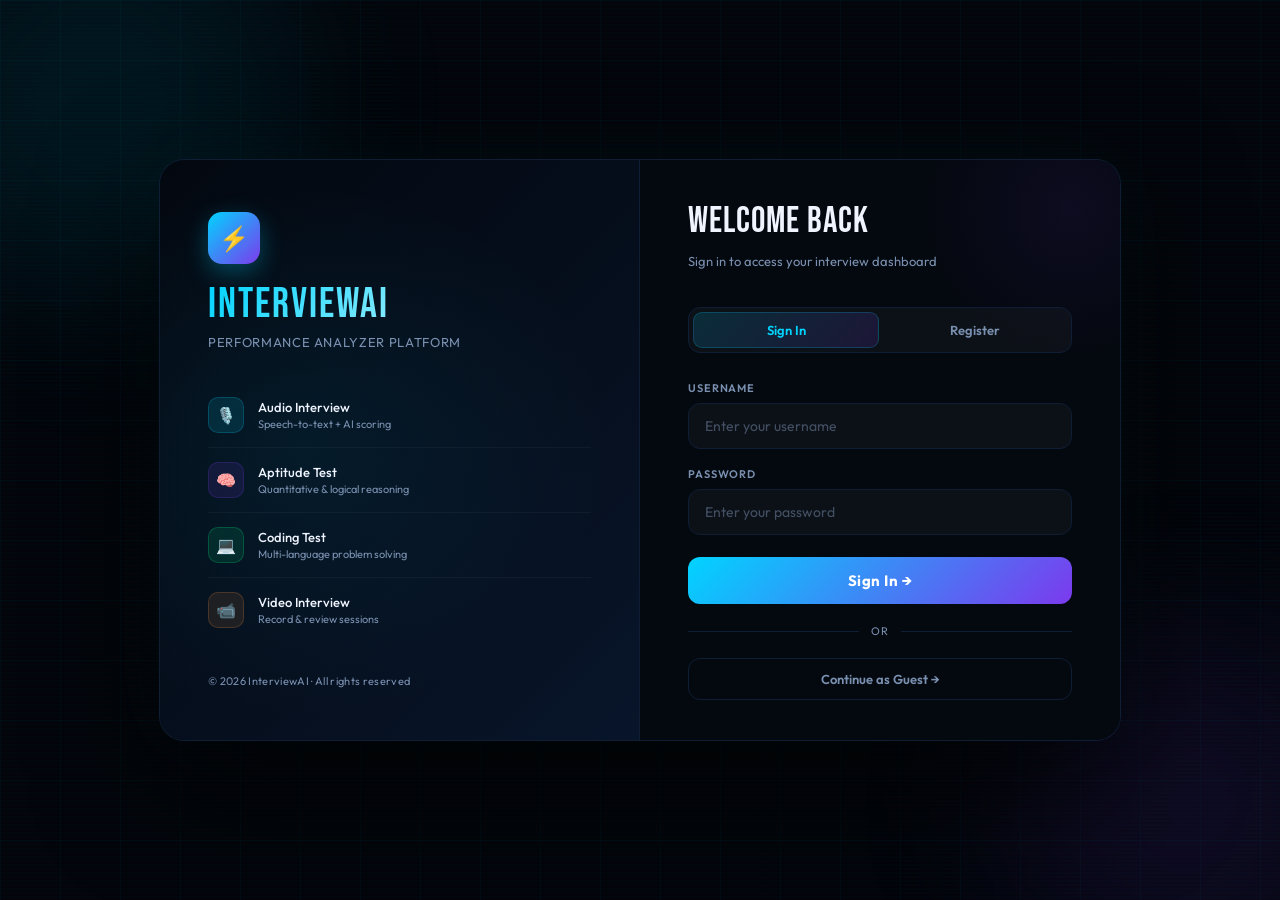
<file: login.html>
<!DOCTYPE html>
<html lang="en">
<head>
<meta charset="UTF-8"/>
<meta name="viewport" content="width=device-width, initial-scale=1.0"/>
<title>InterviewAI — Login</title>
<link href="https://fonts.googleapis.com/css2?family=Bebas+Neue&family=Outfit:wght@300;400;500;600;700&display=swap" rel="stylesheet"/>
<style>
*,*::before,*::after{box-sizing:border-box;margin:0;padding:0}

:root{
  --bg:#03050a;
  --card:#080d18;
  --border:#0f1e35;
  --accent:#00d4ff;
  --accent2:#7c3aed;
  --accent3:#00ff88;
  --text:#f0f4ff;
  --text2:#7a90b0;
  --font-h:'Bebas Neue',sans-serif;
  --font-b:'Outfit',sans-serif;
}

html,body{height:100%;overflow:hidden}

body{
  background:var(--bg);
  font-family:var(--font-b);
  color:var(--text);
  display:flex;
  align-items:center;
  justify-content:center;
  position:relative;
}

/* ── Animated grid background ── */
.bg-grid{
  position:fixed;inset:0;z-index:0;
  background-image:
    linear-gradient(rgba(0,212,255,.03) 1px, transparent 1px),
    linear-gradient(90deg, rgba(0,212,255,.03) 1px, transparent 1px);
  background-size:60px 60px;
  animation:gridMove 20s linear infinite;
}
@keyframes gridMove{from{background-position:0 0}to{background-position:60px 60px}}

/* ── Floating orbs ── */
.orb{
  position:fixed;border-radius:50%;filter:blur(80px);
  animation:orbFloat 8s ease-in-out infinite;pointer-events:none;
}
.orb1{width:400px;height:400px;background:rgba(0,212,255,.08);top:-100px;left:-100px;animation-delay:0s}
.orb2{width:350px;height:350px;background:rgba(124,58,237,.1);bottom:-80px;right:-80px;animation-delay:-3s}
.orb3{width:250px;height:250px;background:rgba(0,255,136,.06);top:50%;left:50%;transform:translate(-50%,-50%);animation-delay:-6s}
@keyframes orbFloat{
  0%,100%{transform:translateY(0) scale(1)}
  50%{transform:translateY(-30px) scale(1.1)}
}
.orb3{animation:orb3Float 10s ease-in-out infinite}
@keyframes orb3Float{
  0%,100%{transform:translate(-50%,-50%) scale(1)}
  50%{transform:translate(-48%,-52%) scale(1.15)}
}

/* ── Scan line effect ── */
body::after{
  content:'';position:fixed;inset:0;z-index:1;pointer-events:none;
  background:repeating-linear-gradient(
    0deg,transparent,transparent 2px,rgba(0,212,255,.015) 2px,rgba(0,212,255,.015) 4px
  );
}

/* ── Main wrapper ── */
.wrapper{
  position:relative;z-index:10;
  display:grid;grid-template-columns:1fr 1fr;
  width:min(960px,95vw);height:min(580px,92vh);
  border-radius:24px;overflow:hidden;
  box-shadow:0 0 0 1px var(--border),0 40px 120px rgba(0,0,0,.8),0 0 80px rgba(0,212,255,.05);
}

/* ── Left panel ── */
.left{
  background:linear-gradient(135deg,#030810 0%,#060f1e 60%,#08152a 100%);
  padding:52px 48px;
  display:flex;flex-direction:column;justify-content:space-between;
  border-right:1px solid var(--border);position:relative;overflow:hidden;
}
.left::before{
  content:'';position:absolute;inset:0;
  background:radial-gradient(ellipse at 30% 50%,rgba(0,212,255,.07) 0%,transparent 65%);
}

.brand{position:relative;z-index:1}
.brand-icon{
  width:52px;height:52px;border-radius:14px;
  background:linear-gradient(135deg,var(--accent),var(--accent2));
  display:flex;align-items:center;justify-content:center;
  font-size:24px;margin-bottom:20px;
  box-shadow:0 8px 24px rgba(0,212,255,.3);
}
.brand-name{
  font-family:var(--font-h);font-size:42px;letter-spacing:2px;
  background:linear-gradient(135deg,var(--accent),#fff);
  -webkit-background-clip:text;-webkit-text-fill-color:transparent;
  background-clip:text;line-height:1;
}
.brand-sub{font-size:13px;color:var(--text2);margin-top:8px;letter-spacing:.05em}

.features{position:relative;z-index:1}
.feature-item{
  display:flex;align-items:center;gap:14px;
  padding:14px 0;border-bottom:1px solid rgba(255,255,255,.04);
}
.feature-item:last-child{border-bottom:none}
.feat-dot{
  width:36px;height:36px;border-radius:10px;flex-shrink:0;
  display:flex;align-items:center;justify-content:center;font-size:16px;
}
.feat-dot.blue{background:rgba(0,212,255,.12);border:1px solid rgba(0,212,255,.2)}
.feat-dot.purple{background:rgba(124,58,237,.12);border:1px solid rgba(124,58,237,.2)}
.feat-dot.green{background:rgba(0,255,136,.1);border:1px solid rgba(0,255,136,.2)}
.feat-dot.orange{background:rgba(251,146,60,.1);border:1px solid rgba(251,146,60,.2)}
.feat-label{font-size:13px;font-weight:500;color:var(--text)}
.feat-sub{font-size:11px;color:var(--text2);margin-top:2px}

.left-footer{
  position:relative;z-index:1;
  font-size:11px;color:var(--text2);letter-spacing:.03em;
}

/* ── Right panel ── */
.right{
  background:#04080f;
  padding:52px 48px;
  display:flex;flex-direction:column;justify-content:center;
  position:relative;overflow:hidden;
}
.right::before{
  content:'';position:absolute;top:-100px;right:-100px;
  width:300px;height:300px;border-radius:50%;
  background:radial-gradient(circle,rgba(124,58,237,.08) 0%,transparent 70%);
}

.login-header{margin-bottom:36px;position:relative;z-index:1}
.login-title{
  font-family:var(--font-h);font-size:36px;letter-spacing:1px;
  color:var(--text);margin-bottom:8px;
}
.login-sub{font-size:13px;color:var(--text2);line-height:1.6}

/* ── Tabs ── */
.auth-tabs{
  display:flex;gap:4px;background:rgba(255,255,255,.03);
  border:1px solid var(--border);border-radius:12px;padding:4px;
  margin-bottom:28px;position:relative;z-index:1;
}
.auth-tab{
  flex:1;padding:9px;border-radius:9px;font-family:var(--font-b);
  font-size:13px;font-weight:600;cursor:pointer;border:none;
  background:transparent;color:var(--text2);transition:all .25s;
}
.auth-tab.active{
  background:linear-gradient(135deg,rgba(0,212,255,.15),rgba(124,58,237,.15));
  color:var(--accent);border:1px solid rgba(0,212,255,.2);
}

/* ── Form ── */
.form-group{margin-bottom:18px;position:relative;z-index:1}
.form-label{
  display:block;font-size:11px;font-weight:600;
  color:var(--text2);margin-bottom:8px;letter-spacing:.08em;text-transform:uppercase;
}
.form-input{
  width:100%;background:rgba(255,255,255,.03);
  border:1px solid var(--border);color:var(--text);
  border-radius:12px;padding:13px 16px;
  font-family:var(--font-b);font-size:14px;outline:none;
  transition:all .25s;
}
.form-input:focus{
  border-color:var(--accent);
  background:rgba(0,212,255,.04);
  box-shadow:0 0 0 3px rgba(0,212,255,.08);
}
.form-input::placeholder{color:var(--text2);opacity:.5}

.input-row{display:grid;grid-template-columns:1fr 1fr;gap:12px}

/* ── Role selector ── */
.role-select{
  display:grid;grid-template-columns:1fr 1fr;gap:10px;
  margin-bottom:20px;position:relative;z-index:1;
}
.role-btn{
  padding:11px 14px;border-radius:10px;cursor:pointer;
  border:1px solid var(--border);background:rgba(255,255,255,.02);
  font-family:var(--font-b);font-size:12px;font-weight:600;
  color:var(--text2);transition:all .25s;text-align:center;
}
.role-btn:hover{border-color:var(--accent);color:var(--accent)}
.role-btn.selected{
  border-color:var(--accent);color:var(--accent);
  background:rgba(0,212,255,.08);
}

/* ── Submit button ── */
.submit-btn{
  width:100%;padding:14px;border-radius:12px;
  font-family:var(--font-b);font-size:15px;font-weight:700;
  cursor:pointer;border:none;position:relative;z-index:1;
  background:linear-gradient(135deg,var(--accent),var(--accent2));
  color:#fff;letter-spacing:.03em;
  transition:all .3s;overflow:hidden;margin-top:4px;
}
.submit-btn::before{
  content:'';position:absolute;inset:0;
  background:linear-gradient(135deg,rgba(255,255,255,.15),transparent);
  opacity:0;transition:opacity .3s;
}
.submit-btn:hover::before{opacity:1}
.submit-btn:hover{transform:translateY(-1px);box-shadow:0 8px 24px rgba(0,212,255,.3)}
.submit-btn:active{transform:translateY(0)}

/* ── Divider ── */
.divider{
  display:flex;align-items:center;gap:12px;
  margin:20px 0;position:relative;z-index:1;
}
.divider::before,.divider::after{
  content:'';flex:1;height:1px;background:var(--border);
}
.divider span{font-size:11px;color:var(--text2);letter-spacing:.05em}

/* ── Guest button ── */
.guest-btn{
  width:100%;padding:12px;border-radius:12px;
  font-family:var(--font-b);font-size:13px;font-weight:600;
  cursor:pointer;border:1px solid var(--border);
  background:transparent;color:var(--text2);
  transition:all .25s;position:relative;z-index:1;
}
.guest-btn:hover{border-color:var(--accent3);color:var(--accent3)}

/* ── Error/Success msg ── */
.msg{
  padding:10px 14px;border-radius:10px;font-size:12px;
  margin-bottom:16px;display:none;position:relative;z-index:1;
}
.msg.error{background:rgba(239,68,68,.1);border:1px solid rgba(239,68,68,.2);color:#fca5a5}
.msg.success{background:rgba(0,255,136,.08);border:1px solid rgba(0,255,136,.2);color:#6ee7b7}

/* ── Loading spinner on button ── */
.btn-spinner{
  width:18px;height:18px;border:2px solid rgba(255,255,255,.3);
  border-top-color:#fff;border-radius:50%;
  animation:spin .7s linear infinite;display:none;margin:0 auto;
}
@keyframes spin{to{transform:rotate(360deg)}}

/* ── Particle dots ── */
.particles{position:fixed;inset:0;z-index:0;pointer-events:none}
.particle{
  position:absolute;width:2px;height:2px;border-radius:50%;
  background:var(--accent);opacity:0;
  animation:particleFade 4s ease-in-out infinite;
}
@keyframes particleFade{
  0%{opacity:0;transform:translateY(0)}
  50%{opacity:.6}
  100%{opacity:0;transform:translateY(-60px)}
}

@media(max-width:700px){
  .wrapper{grid-template-columns:1fr;height:auto;overflow-y:auto}
  .left{display:none}
  .right{padding:36px 28px}
}
</style>
</head>
<body>

<div class="bg-grid"></div>
<div class="orb orb1"></div>
<div class="orb orb2"></div>
<div class="orb orb3"></div>
<div class="particles" id="particles"></div>

<div class="wrapper">
  <!-- LEFT PANEL -->
  <div class="left">
    <div class="brand">
      <div class="brand-icon">⚡</div>
      <div class="brand-name">InterviewAI</div>
      <div class="brand-sub">PERFORMANCE ANALYZER PLATFORM</div>
    </div>

    <div class="features">
      <div class="feature-item">
        <div class="feat-dot blue">🎙️</div>
        <div>
          <div class="feat-label">Audio Interview</div>
          <div class="feat-sub">Speech-to-text + AI scoring</div>
        </div>
      </div>
      <div class="feature-item">
        <div class="feat-dot purple">🧠</div>
        <div>
          <div class="feat-label">Aptitude Test</div>
          <div class="feat-sub">Quantitative & logical reasoning</div>
        </div>
      </div>
      <div class="feature-item">
        <div class="feat-dot green">💻</div>
        <div>
          <div class="feat-label">Coding Test</div>
          <div class="feat-sub">Multi-language problem solving</div>
        </div>
      </div>
      <div class="feature-item">
        <div class="feat-dot orange">📹</div>
        <div>
          <div class="feat-label">Video Interview</div>
          <div class="feat-sub">Record & review sessions</div>
        </div>
      </div>
    </div>

    <div class="left-footer">© 2026 InterviewAI · All rights reserved</div>
  </div>

  <!-- RIGHT PANEL -->
  <div class="right">
    <div class="login-header">
      <div class="login-title">Welcome Back</div>
      <div class="login-sub">Sign in to access your interview dashboard</div>
    </div>

    <!-- Tabs -->
    <div class="auth-tabs">
      <button class="auth-tab active" id="tab-login" onclick="switchTab('login')">Sign In</button>
      <button class="auth-tab" id="tab-register" onclick="switchTab('register')">Register</button>
    </div>

    <!-- Message -->
    <div class="msg" id="auth-msg"></div>

    <!-- LOGIN FORM -->
    <div id="form-login">
      <div class="form-group">
        <label class="form-label">Username</label>
        <input class="form-input" id="login-username" type="text" placeholder="Enter your username"/>
      </div>
      <div class="form-group">
        <label class="form-label">Password</label>
        <input class="form-input" id="login-password" type="password" placeholder="Enter your password"/>
      </div>
      <button class="submit-btn" onclick="doLogin()" id="login-btn">
        <span id="login-btn-text">Sign In →</span>
        <div class="btn-spinner" id="login-spinner"></div>
      </button>
    </div>

    <!-- REGISTER FORM -->
    <div id="form-register" style="display:none;">
      <div class="input-row">
        <div class="form-group">
          <label class="form-label">First Name</label>
          <input class="form-input" id="reg-firstname" type="text" placeholder="John"/>
        </div>
        <div class="form-group">
          <label class="form-label">Last Name</label>
          <input class="form-input" id="reg-lastname" type="text" placeholder="Doe"/>
        </div>
      </div>
      <div class="form-group">
        <label class="form-label">Username</label>
        <input class="form-input" id="reg-username" type="text" placeholder="Choose a username"/>
      </div>
      <div class="form-group">
        <label class="form-label">Password</label>
        <input class="form-input" id="reg-password" type="password" placeholder="Create a password"/>
      </div>
      <div style="margin-bottom:18px;">
        <div class="form-label" style="margin-bottom:10px;">Role</div>
        <div class="role-select">
          <div class="role-btn selected" id="role-candidate" onclick="selectRole('candidate')">👤 Candidate</div>
          <div class="role-btn" id="role-interviewer" onclick="selectRole('interviewer')">🎯 Interviewer</div>
        </div>
      </div>
      <button class="submit-btn" onclick="doRegister()" id="reg-btn">
        <span id="reg-btn-text">Create Account →</span>
        <div class="btn-spinner" id="reg-spinner"></div>
      </button>
    </div>

    <div class="divider"><span>OR</span></div>
    <button class="guest-btn" onclick="guestLogin()">Continue as Guest →</button>
  </div>
</div>

<script>
// ── Particles ──────────────────────────────────────
const container = document.getElementById('particles');
for (let i = 0; i < 30; i++) {
  const p = document.createElement('div');
  p.className = 'particle';
  p.style.cssText = `
    left:${Math.random()*100}%;
    top:${Math.random()*100}%;
    animation-delay:${Math.random()*4}s;
    animation-duration:${3+Math.random()*4}s;
    opacity:0;
  `;
  container.appendChild(p);
}

// ── Tab switching ──────────────────────────────────
function switchTab(tab) {
  document.getElementById('form-login').style.display    = tab==='login'    ? 'block' : 'none';
  document.getElementById('form-register').style.display = tab==='register' ? 'block' : 'none';
  document.getElementById('tab-login').className    = 'auth-tab' + (tab==='login'    ? ' active' : '');
  document.getElementById('tab-register').className = 'auth-tab' + (tab==='register' ? ' active' : '');
  showMsg('','');
}

let selectedRole = 'candidate';
function selectRole(role) {
  selectedRole = role;
  document.getElementById('role-candidate').className   = 'role-btn' + (role==='candidate'   ? ' selected' : '');
  document.getElementById('role-interviewer').className = 'role-btn' + (role==='interviewer' ? ' selected' : '');
}

function showMsg(text, type) {
  const el = document.getElementById('auth-msg');
  el.textContent = text;
  el.className   = 'msg ' + type;
  el.style.display = text ? 'block' : 'none';
}

function setBtnLoading(btnId, spinnerId, textId, loading) {
  document.getElementById(btnId).disabled             = loading;
  document.getElementById(spinnerId).style.display    = loading ? 'block' : 'none';
  document.getElementById(textId).style.display       = loading ? 'none'  : 'block';
}

// ── Login ──────────────────────────────────────────
async function doLogin() {
  const username = document.getElementById('login-username').value.trim();
  const password = document.getElementById('login-password').value.trim();
  if (!username || !password) { showMsg('Please enter username and password.','error'); return; }

  setBtnLoading('login-btn','login-spinner','login-btn-text', true);
  try {
    const res  = await fetch('/api/auth/login', {
      method:'POST', headers:{'Content-Type':'application/json'},
      body: JSON.stringify({ username, password })
    });
    const data = await res.json();
    if (data.success) {
      showMsg('Login successful! Redirecting...','success');
      setTimeout(() => window.location.href = '/', 1000);
    } else {
      showMsg(data.error || 'Invalid username or password.','error');
      setBtnLoading('login-btn','login-spinner','login-btn-text', false);
    }
  } catch(e) {
    showMsg('Server error. Make sure python app.py is running.','error');
    setBtnLoading('login-btn','login-spinner','login-btn-text', false);
  }
}

// ── Register ───────────────────────────────────────
async function doRegister() {
  const firstname = document.getElementById('reg-firstname').value.trim();
  const lastname  = document.getElementById('reg-lastname').value.trim();
  const username  = document.getElementById('reg-username').value.trim();
  const password  = document.getElementById('reg-password').value.trim();
  if (!firstname || !username || !password) { showMsg('Please fill all fields.','error'); return; }
  if (password.length < 4) { showMsg('Password must be at least 4 characters.','error'); return; }

  setBtnLoading('reg-btn','reg-spinner','reg-btn-text', true);
  try {
    const res  = await fetch('/api/auth/register', {
      method:'POST', headers:{'Content-Type':'application/json'},
      body: JSON.stringify({ firstname, lastname, username, password, role: selectedRole })
    });
    const data = await res.json();
    if (data.success) {
      showMsg('Account created! Redirecting...','success');
      setTimeout(() => window.location.href = '/', 1000);
    } else {
      showMsg(data.error || 'Registration failed.','error');
      setBtnLoading('reg-btn','reg-spinner','reg-btn-text', false);
    }
  } catch(e) {
    showMsg('Server error. Make sure python app.py is running.','error');
    setBtnLoading('reg-btn','reg-spinner','reg-btn-text', false);
  }
}

// ── Guest ──────────────────────────────────────────
function guestLogin() {
  fetch('/api/auth/guest', { method:'POST' })
    .then(r => r.json())
    .then(d => { if (d.success) window.location.href = '/'; })
    .catch(() => window.location.href = '/');
}

// ── Enter key support ──────────────────────────────
document.addEventListener('keydown', e => {
  if (e.key === 'Enter') {
    const loginVisible = document.getElementById('form-login').style.display !== 'none';
    if (loginVisible) doLogin(); else doRegister();
  }
});
</script>
</body>
</html>
</file>
